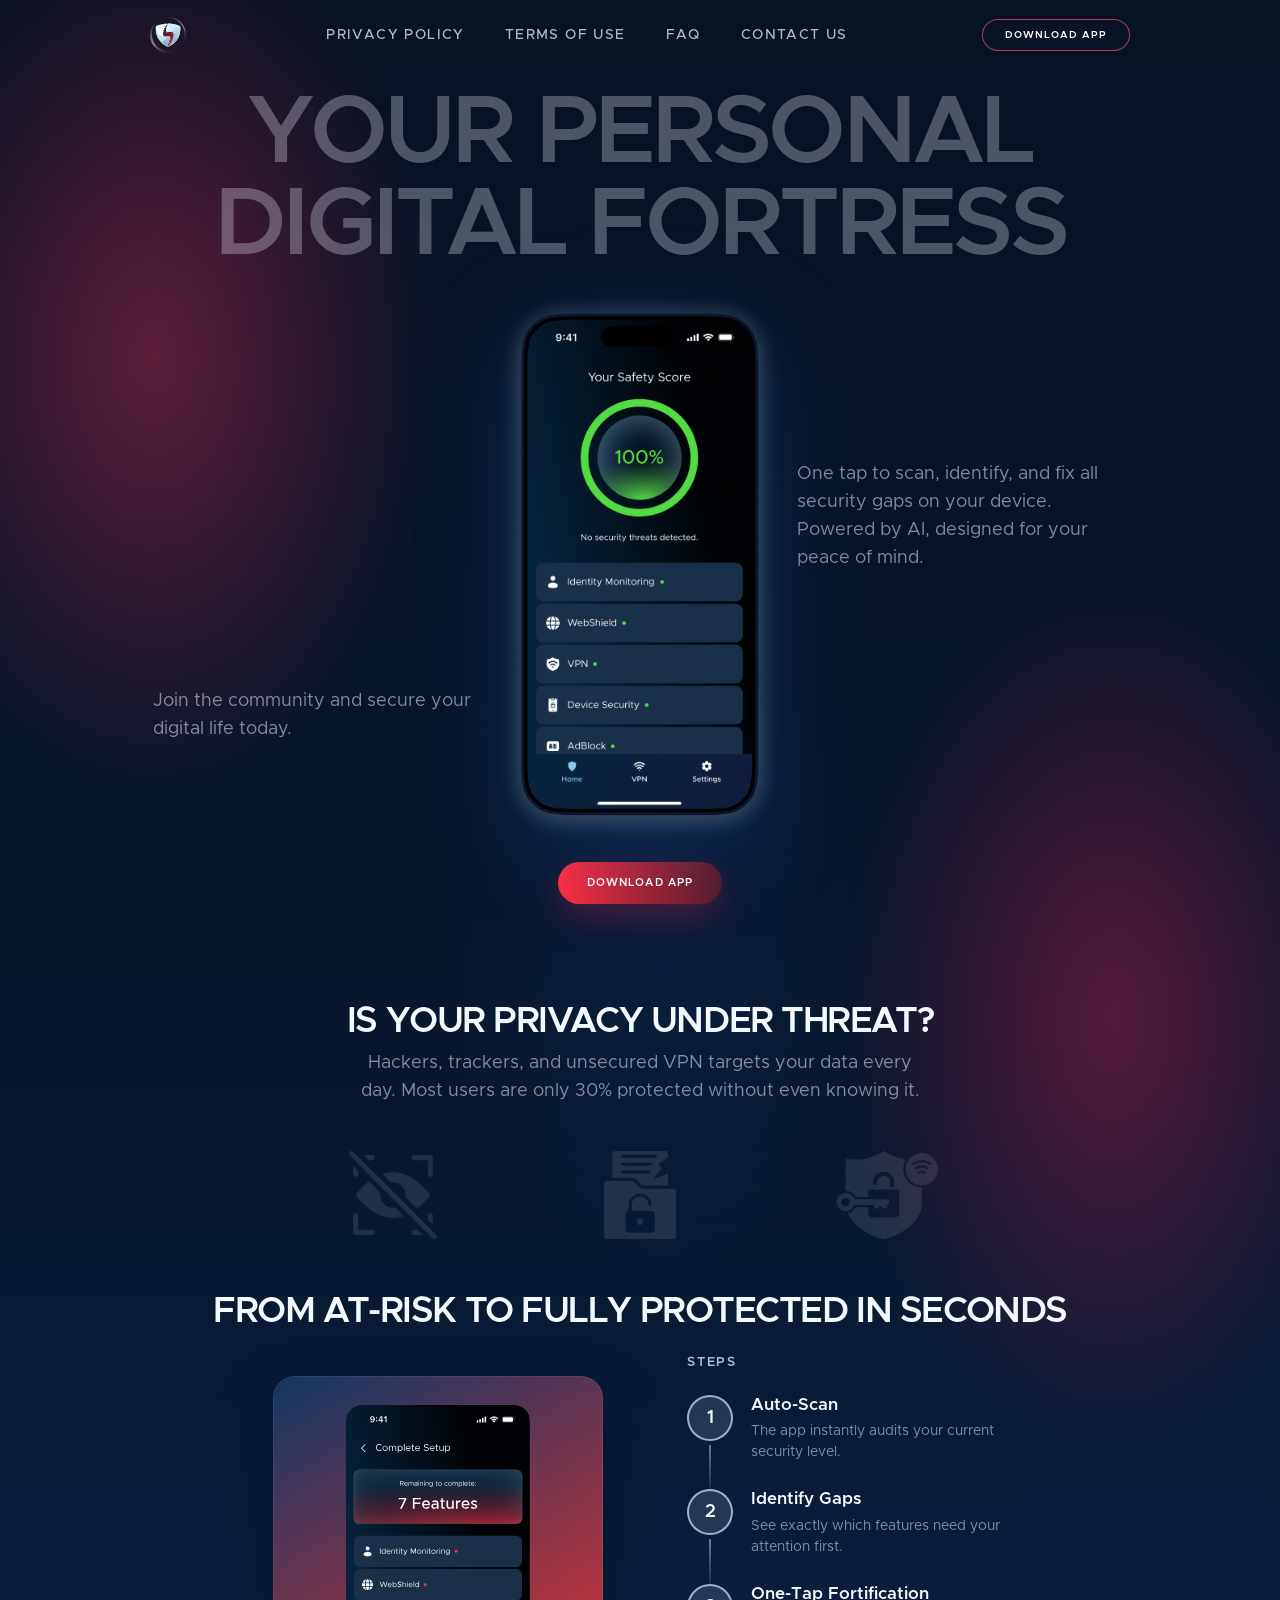
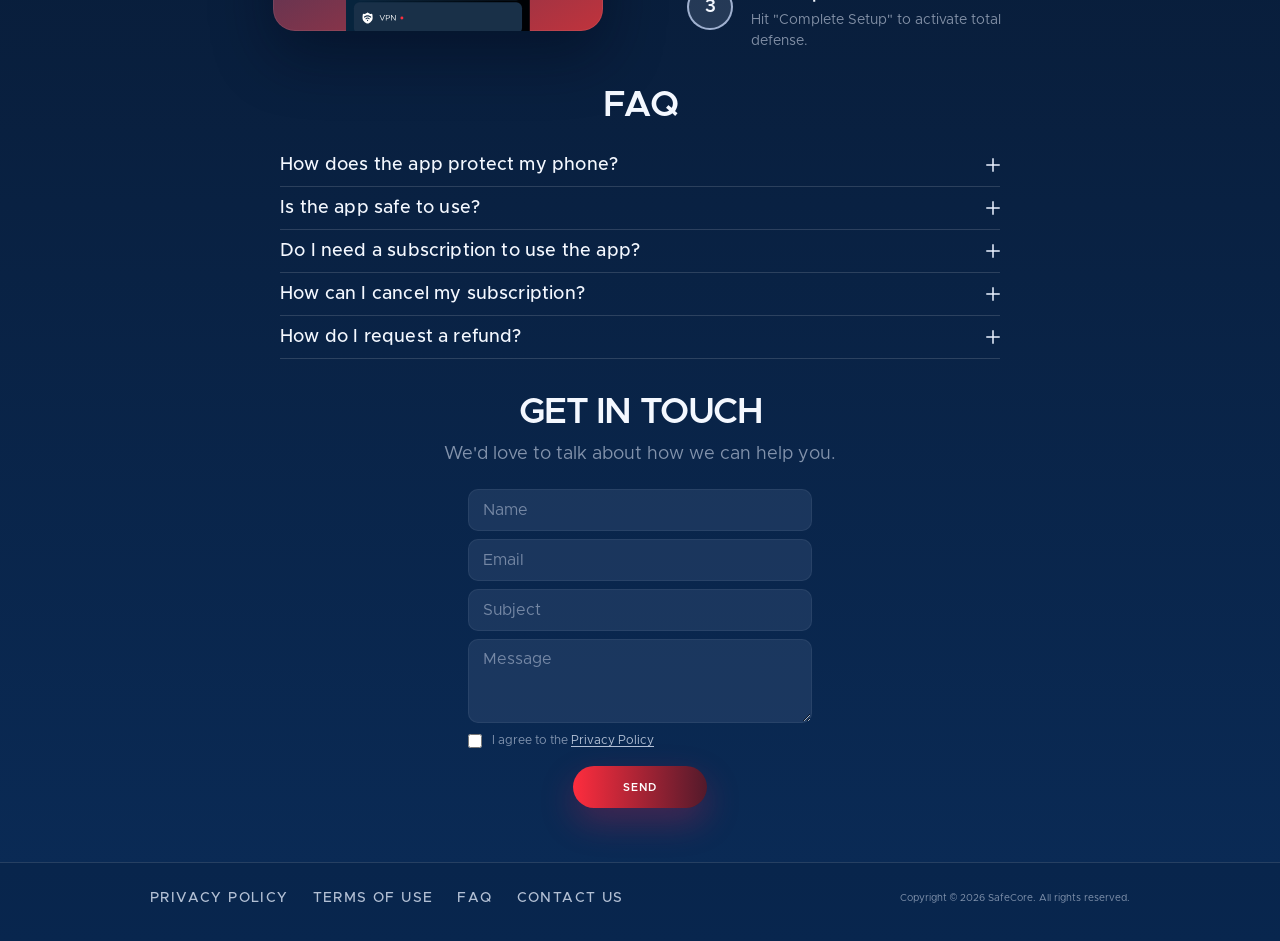
<file: index.html>
<!doctype html>
<html lang="en">
<head>
    <meta charset="UTF-8">
    <meta name="viewport" content="width=device-width, initial-scale=1.0">
    <link rel="stylesheet" href="./css/style.css">
    <link rel="icon" type="image/svg+xml" href="./assets/img/logo.svg">
    <title>SafeCore security app</title>
</head>
<body>
    <div class="page-shell">
        <header class="site-header">
            <div class="container header-row">
                <a class="brand" href="#top" aria-label="SafeCore home">
                    <img src="./assets/img/logo.svg" alt="SafeCore logo">
                </a>

                <nav class="nav desktop-nav" aria-label="Primary navigation">
                    <a href="safecore-privacy-center.html">Privacy Policy</a>
                    <a href="safecore-terms-conditions.html">Terms of Use</a>
                    <a href="#faq">FAQ</a>
                    <a href="#contact">Contact Us</a>
                </nav>

                <a class="btn btn-outline header-cta" href="#contact">Download App</a>

                <button class="menu-toggle" id="menuToggle" type="button" aria-label="Open navigation" aria-expanded="false" aria-controls="mobileMenu">
                    <span></span>
                    <span></span>
                </button>
            </div>
        </header>

        <div class="mobile-menu" id="mobileMenu">
            <div class="mobile-menu-inner">
                <div class="mobile-menu-head">
                    <a class="brand" href="#top" aria-label="SafeCore home">
                        <img src="./assets/img/logo.svg" alt="SafeCore logo">
                    </a>
                    <button class="mobile-close" id="mobileClose" type="button" aria-label="Close navigation"></button>
                </div>

                <nav class="mobile-nav" aria-label="Mobile navigation">
                    <a href="safecore-privacy-center.html">Privacy Policy</a>
                    <a href="safecore-terms-conditions.html">Terms of Use</a>
                    <a href="#faq">FAQ</a>
                    <a href="#contact">Contact Us</a>
                </nav>

                <div class="mobile-menu-actions">
                    <a class="btn btn-support" href="#contact">Support</a>
                    <a class="btn btn-primary mobile-cta" href="#contact">Download App</a>
                </div>

                <a class="mobile-menu-footer-link" href="safecore-privacy-center.html">Privacy Policy</a>
            </div>
        </div>

        <main id="top">
            <section class="hero-section">
                <div class="container hero-shell">
                    <div class="hero-heading-wrap">
                        <h1 class="hero-title">Your Personal<br>Digital Fortress</h1>
                    </div>

                    <div class="hero-stage">
                        <p class="hero-note hero-note-left">Join the community and secure your digital life today.</p>

                        <div class="hero-visual">
                            <div class="hero-phone-wrap">
                                <img class="hero-phone" src="./assets/img/hero-phone.png" alt="SafeCore app overview screen">
                            </div>
                        </div>

                        <p class="hero-note hero-note-right">One tap to scan, identify, and fix all security gaps on your device. Powered by AI, designed for your peace of mind.</p>
                    </div>

                    <div class="hero-actions">
                        <a class="btn btn-primary hero-cta" href="#contact">Download App</a>
                    </div>
                </div>
            </section>

            <section class="threats-section">
                <div class="container section-stack">
                    <div class="section-heading">
                        <h2>Is Your Privacy Under Threat?</h2>
                        <p>Hackers, trackers, and unsecured VPN targets your data every day. Most users are only 30% protected without even knowing it.</p>
                    </div>

                    <div class="threat-grid">
                        <article class="threat-card">
                            <img src="./assets/img/threat-tracking.svg" alt="Tracking protection icon">
                        </article>
                        <article class="threat-card">
                            <img src="./assets/img/threat-breach.svg" alt="Data breach protection icon">
                        </article>
                        <article class="threat-card">
                            <img src="./assets/img/threat-vpn.svg" alt="VPN protection icon">
                        </article>
                    </div>
                </div>
            </section>

            <section class="steps-section">
                <div class="container section-stack">
                    <div class="section-heading">
                        <h2>From At-Risk To Fully Protected In Seconds</h2>
                    </div>

                    <div class="steps-layout">
                        <div class="setup-card">
                            <img src="./assets/img/setup-screen.svg" alt="SafeCore complete setup screen">
                        </div>

                        <div class="steps-flow">
                            <p class="steps-eyebrow">Steps</p>

                            <div class="step-item">
                                <div class="step-index">1</div>
                                <div class="step-copy">
                                    <h3>Auto-Scan</h3>
                                    <p>The app instantly audits your current security level.</p>
                                </div>
                            </div>

                            <div class="step-item">
                                <div class="step-index">2</div>
                                <div class="step-copy">
                                    <h3>Identify Gaps</h3>
                                    <p>See exactly which features need your attention first.</p>
                                </div>
                            </div>

                            <div class="step-item">
                                <div class="step-index">3</div>
                                <div class="step-copy">
                                    <h3>One-Tap Fortification</h3>
                                    <p>Hit "Complete Setup" to activate total defense.</p>
                                </div>
                            </div>
                        </div>
                    </div>
                </div>
            </section>

            <section class="faq-section" id="faq">
                <div class="container faq-wrap">
                    <div class="section-heading">
                        <h2>FAQ</h2>
                    </div>

                    <div class="faq-list">
                        <article class="faq-item">
                            <button class="faq-question" type="button" aria-expanded="false">
                                <span>How does the app protect my phone?</span>
                                <span class="faq-icon"></span>
                            </button>
                            <div class="faq-answer">
                                <p>SafeCore protects your phone with real-time threat monitoring, detecting malware, suspicious activity, and unsafe networks. It scans apps and files, blocks harmful content, and alerts you to risks.

The app also improves device security by checking your OS version and passcode, and includes features like VPN, ad blocker, and WebShield for safe browsing. It protects your data with SMS filtering, email leak detection, and privacy safeguards, while also monitoring battery health.</p>
                            </div>
                        </article>

                        <article class="faq-item">
                            <button class="faq-question" type="button" aria-expanded="false">
                                <span>Is the app safe to use?</span>
                                <span class="faq-icon"></span>
                            </button>
                            <div class="faq-answer">
                                <p>Yes, SafeCore Security App is safe to use. It is designed with strong privacy and security standards to protect your device and personal data. The app does not access sensitive information without your permission and uses secure technologies to ensure your data remains protected at all times.</p>
                            </div>
                        </article>

                        <article class="faq-item">
                            <button class="faq-question" type="button" aria-expanded="false">
                                <span>Do I need a subscription to use the app?</span>
                                <span class="faq-icon"></span>
                            </button>
                            <div class="faq-answer">
                                <p>SafeCore offers both free and premium features. You can use basic protection tools without a subscription, but some advanced features may require a paid plan or subscription to unlock full functionality.</p>
                            </div>
                        </article>

                        <article class="faq-item">
                            <button class="faq-question" type="button" aria-expanded="false">
                                <span>How can I cancel my subscription?</span>
                                <span class="faq-icon"></span>
                            </button>
                            <div class="faq-answer">
                                <p>You can cancel your subscription at any time through the platform where you purchased it (such as the App Store  or your payment provider). After cancellation, you’ll continue to have access to premium features until the end of the billing period, and no further charges will be made.</p>
                            </div>
                        </article>

                        <article class="faq-item">
                            <button class="faq-question" type="button" aria-expanded="false">
                                <span>How do I request a refund?</span>
                                <span class="faq-icon"></span>
                            </button>
                            <div class="faq-answer">
                                <p>To request a refund, you should contact the platform where you made the purchase (such as the App Store) or the SafeCore support team, depending on how you subscribed. Most refunds are handled directly through the store’s refund system or by the app developer.

Keep in mind that refund eligibility and processing times may vary based on the platform, your location, and how long the app has been used.</p>
                            </div>
                        </article>
                    </div>
                </div>
            </section>

            <section class="contact-section" id="contact">
                <div class="container contact-wrap">
                    <div class="section-heading">
                        <h2>Get In Touch</h2>
                        <p>We'd love to talk about how we can help you.</p>
                    </div>

                    <form class="contact-form" action="https://api.web3forms.com/submit" method="POST">
                        <input type="hidden" name="access_key" value="1812d54a-b284-4501-a452-387f9a194796">
                        <input class="field" type="text" name="name" placeholder="Name" required>
                        <input class="field" type="email" name="email" placeholder="Email" required>
                        <input class="field" type="text" name="subject" placeholder="Subject" required>
                        <textarea class="field field-message" name="message" placeholder="Message" required></textarea>

                        <label class="consent">
                            <input type="checkbox" name="privacy_consent" required>
                            <span>I agree to the <a href="safecore-privacy-center.html">Privacy Policy</a></span>
                        </label>

                        <button class="btn btn-primary contact-submit" type="submit">Send</button>
                    </form>
                </div>
            </section>
        </main>

        <footer class="site-footer">
            <div class="container footer-row">
                <nav class="footer-nav" aria-label="Footer navigation">
                    <a href="safecore-privacy-center.html">Privacy Policy</a>
                    <a href="safecore-terms-conditions.html">Terms of Use</a>
                    <a href="#faq">FAQ</a>
                    <a href="#contact">Contact us</a>
                </nav>

                <div class="footer-copy">
                    Copyright © <script>document.write(new Date().getFullYear());</script> SafeCore. All rights reserved.
                </div>
            </div>
        </footer>
    </div>

    <div class="modal" id="successModal" aria-hidden="true">
        <div class="modal-content">
            <h3>Message sent!</h3>
            <p>Your message has been successfully sent.</p>
            <button id="modalOk" class="btn btn-primary" type="button">OK</button>
        </div>
    </div>

    <script src="https://web3forms.com/client/script.js" async defer></script>
    <script src="./js/main.js"></script>
</body>
</html>
</file>
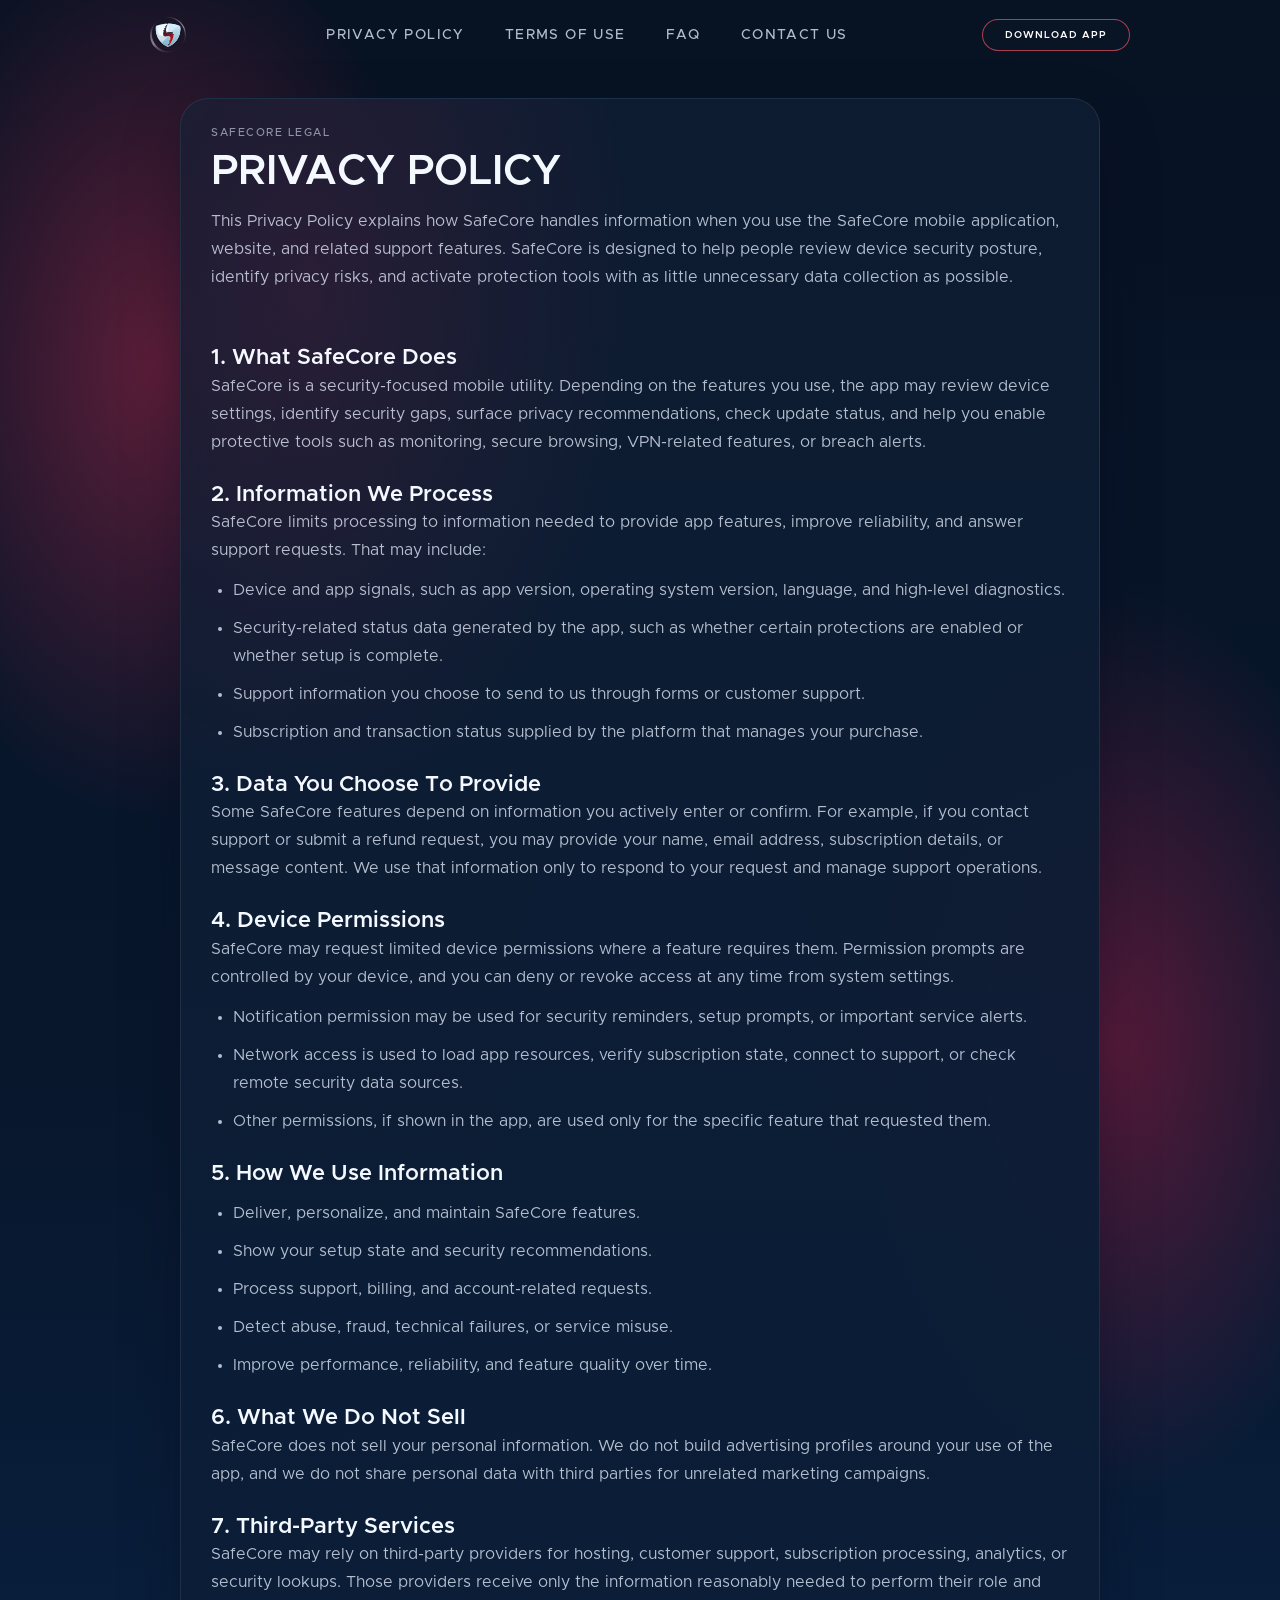
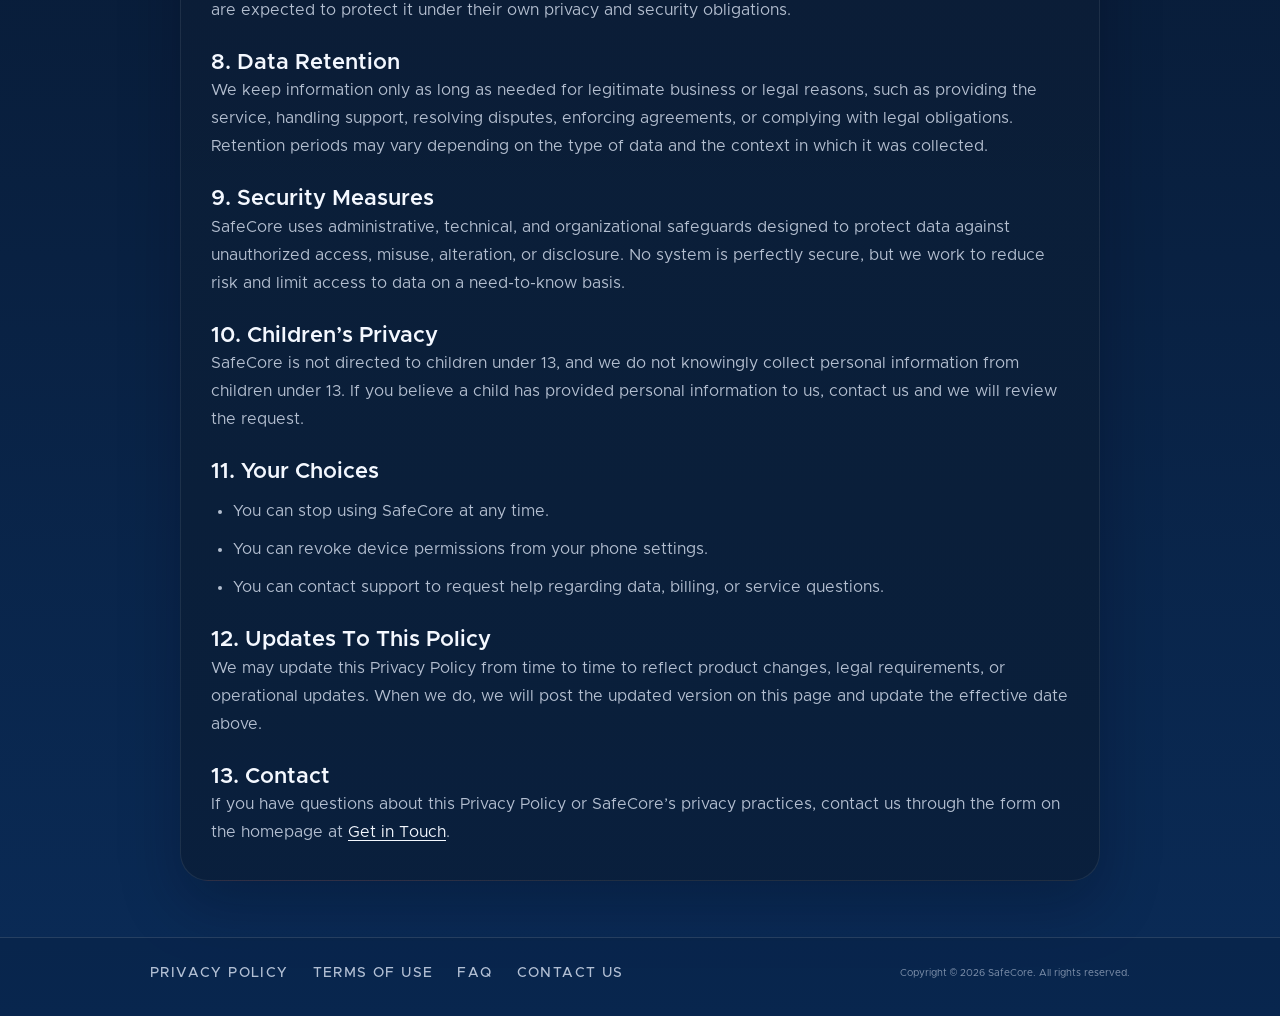
<file: safecore-privacy-center.html>
<!doctype html>
<html lang="en">
<head>
    <meta charset="UTF-8">
    <meta name="viewport" content="width=device-width, initial-scale=1.0">
    <link rel="stylesheet" href="./css/style.css">
    <link rel="stylesheet" href="./css/tos-pp.css">
    <link rel="icon" type="image/svg+xml" href="./assets/img/logo.svg">
    <title>SafeCore Privacy Policy</title>
</head>
<body>
    <div class="page-shell legal-page">
        <header class="site-header">
            <div class="container header-row">
                <a class="brand" href="index.html" aria-label="SafeCore home">
                    <img src="./assets/img/logo.svg" alt="SafeCore logo">
                </a>

                <nav class="nav desktop-nav" aria-label="Primary navigation">
                    <a href="safecore-privacy-center.html">Privacy Policy</a>
                    <a href="safecore-terms-conditions.html">Terms of Use</a>
                    <a href="index.html#faq">FAQ</a>
                    <a href="index.html#contact">Contact Us</a>
                </nav>

                <a class="btn btn-outline header-cta" href="index.html#contact">Download App</a>

                <button class="menu-toggle" id="menuToggle" type="button" aria-label="Open navigation" aria-expanded="false" aria-controls="mobileMenu">
                    <span></span>
                    <span></span>
                </button>
            </div>
        </header>

        <div class="mobile-menu" id="mobileMenu">
            <div class="mobile-menu-inner">
                <div class="mobile-menu-head">
                    <a class="brand" href="index.html" aria-label="SafeCore home">
                        <img src="./assets/img/logo.svg" alt="SafeCore logo">
                    </a>
                    <button class="mobile-close" id="mobileClose" type="button" aria-label="Close navigation"></button>
                </div>

                <nav class="mobile-nav" aria-label="Mobile navigation">
                    <a href="safecore-privacy-center.html">Privacy Policy</a>
                    <a href="safecore-terms-conditions.html">Terms of Use</a>
                    <a href="index.html#faq">FAQ</a>
                    <a href="index.html#contact">Contact Us</a>
                </nav>

                <div class="mobile-menu-actions">
                    <a class="btn btn-support" href="index.html#contact">Support</a>
                    <a class="btn btn-primary mobile-cta" href="index.html#contact">Download App</a>
                </div>

                <a class="mobile-menu-footer-link" href="safecore-privacy-center.html">Privacy Policy</a>
            </div>
        </div>

        <main class="legal-main">
            <section class="legal-shell">
                <div class="legal-header">
                    <p class="legal-eyebrow">SafeCore Legal</p>
                    <h1 class="section_title_terms_privacy">Privacy Policy</h1>
                    <p class="section_text_terms_privacy legal-intro">
                        This Privacy Policy explains how SafeCore handles information when you use the SafeCore mobile application, website, and related support features.
                        SafeCore is designed to help people review device security posture, identify privacy risks, and activate protection tools with as little unnecessary data collection as possible.
                    </p>
                   
                </div>

                <div class="legal-content">
                    <h2 class="section_subtitle_terms_privacy">1. What SafeCore Does</h2>
                    <p class="section_text_terms_privacy">
                        SafeCore is a security-focused mobile utility. Depending on the features you use, the app may review device settings, identify security gaps, surface privacy recommendations, check update status, and help you enable protective tools such as monitoring, secure browsing, VPN-related features, or breach alerts.
                    </p>

                    <h2 class="section_subtitle_terms_privacy">2. Information We Process</h2>
                    <p class="section_text_terms_privacy">
                        SafeCore limits processing to information needed to provide app features, improve reliability, and answer support requests. That may include:
                    </p>
                    <ul class="legal-list">
                        <li class="section_text_terms_privacy">Device and app signals, such as app version, operating system version, language, and high-level diagnostics.</li>
                        <li class="section_text_terms_privacy">Security-related status data generated by the app, such as whether certain protections are enabled or whether setup is complete.</li>
                        <li class="section_text_terms_privacy">Support information you choose to send to us through forms or customer support.</li>
                        <li class="section_text_terms_privacy">Subscription and transaction status supplied by the platform that manages your purchase.</li>
                    </ul>

                    <h2 class="section_subtitle_terms_privacy">3. Data You Choose To Provide</h2>
                    <p class="section_text_terms_privacy">
                        Some SafeCore features depend on information you actively enter or confirm. For example, if you contact support or submit a refund request, you may provide your name, email address, subscription details, or message content. We use that information only to respond to your request and manage support operations.
                    </p>

                    <h2 class="section_subtitle_terms_privacy">4. Device Permissions</h2>
                    <p class="section_text_terms_privacy">
                        SafeCore may request limited device permissions where a feature requires them. Permission prompts are controlled by your device, and you can deny or revoke access at any time from system settings.
                    </p>
                    <ul class="legal-list">
                        <li class="section_text_terms_privacy">Notification permission may be used for security reminders, setup prompts, or important service alerts.</li>
                        <li class="section_text_terms_privacy">Network access is used to load app resources, verify subscription state, connect to support, or check remote security data sources.</li>
                        <li class="section_text_terms_privacy">Other permissions, if shown in the app, are used only for the specific feature that requested them.</li>
                    </ul>

                    <h2 class="section_subtitle_terms_privacy">5. How We Use Information</h2>
                    <ul class="legal-list">
                        <li class="section_text_terms_privacy">Deliver, personalize, and maintain SafeCore features.</li>
                        <li class="section_text_terms_privacy">Show your setup state and security recommendations.</li>
                        <li class="section_text_terms_privacy">Process support, billing, and account-related requests.</li>
                        <li class="section_text_terms_privacy">Detect abuse, fraud, technical failures, or service misuse.</li>
                        <li class="section_text_terms_privacy">Improve performance, reliability, and feature quality over time.</li>
                    </ul>

                    <h2 class="section_subtitle_terms_privacy">6. What We Do Not Sell</h2>
                    <p class="section_text_terms_privacy">
                        SafeCore does not sell your personal information. We do not build advertising profiles around your use of the app, and we do not share personal data with third parties for unrelated marketing campaigns.
                    </p>

                    <h2 class="section_subtitle_terms_privacy">7. Third-Party Services</h2>
                    <p class="section_text_terms_privacy">
                        SafeCore may rely on third-party providers for hosting, customer support, subscription processing, analytics, or security lookups. Those providers receive only the information reasonably needed to perform their role and are expected to protect it under their own privacy and security obligations.
                    </p>

                    <h2 class="section_subtitle_terms_privacy">8. Data Retention</h2>
                    <p class="section_text_terms_privacy">
                        We keep information only as long as needed for legitimate business or legal reasons, such as providing the service, handling support, resolving disputes, enforcing agreements, or complying with legal obligations. Retention periods may vary depending on the type of data and the context in which it was collected.
                    </p>

                    <h2 class="section_subtitle_terms_privacy">9. Security Measures</h2>
                    <p class="section_text_terms_privacy">
                        SafeCore uses administrative, technical, and organizational safeguards designed to protect data against unauthorized access, misuse, alteration, or disclosure. No system is perfectly secure, but we work to reduce risk and limit access to data on a need-to-know basis.
                    </p>

                    <h2 class="section_subtitle_terms_privacy">10. Children’s Privacy</h2>
                    <p class="section_text_terms_privacy">
                        SafeCore is not directed to children under 13, and we do not knowingly collect personal information from children under 13. If you believe a child has provided personal information to us, contact us and we will review the request.
                    </p>

                    <h2 class="section_subtitle_terms_privacy">11. Your Choices</h2>
                    <ul class="legal-list">
                        <li class="section_text_terms_privacy">You can stop using SafeCore at any time.</li>
                        <li class="section_text_terms_privacy">You can revoke device permissions from your phone settings.</li>
                        <li class="section_text_terms_privacy">You can contact support to request help regarding data, billing, or service questions.</li>
                    </ul>

                    <h2 class="section_subtitle_terms_privacy">12. Updates To This Policy</h2>
                    <p class="section_text_terms_privacy">
                        We may update this Privacy Policy from time to time to reflect product changes, legal requirements, or operational updates. When we do, we will post the updated version on this page and update the effective date above.
                    </p>

                    <h2 class="section_subtitle_terms_privacy">13. Contact</h2>
                    <p class="section_text_terms_privacy">
                        If you have questions about this Privacy Policy or SafeCore’s privacy practices, contact us through the form on the homepage at <a class="legal-link" href="index.html#contact">Get in Touch</a>.
                    </p>
                </div>
            </section>
        </main>

        <footer class="site-footer">
            <div class="container footer-row">
                <nav class="footer-nav" aria-label="Footer navigation">
                    <a href="safecore-privacy-center.html">Privacy Policy</a>
                    <a href="safecore-terms-conditions.html">Terms of Use</a>
                    <a href="index.html#faq">FAQ</a>
                    <a href="index.html#contact">Contact us</a>
                </nav>

                <div class="footer-copy">
                    Copyright © <script>document.write(new Date().getFullYear());</script> SafeCore. All rights reserved.
                </div>
            </div>
        </footer>
    </div>

    <script src="./js/main.js"></script>
</body>
</html>
</file>
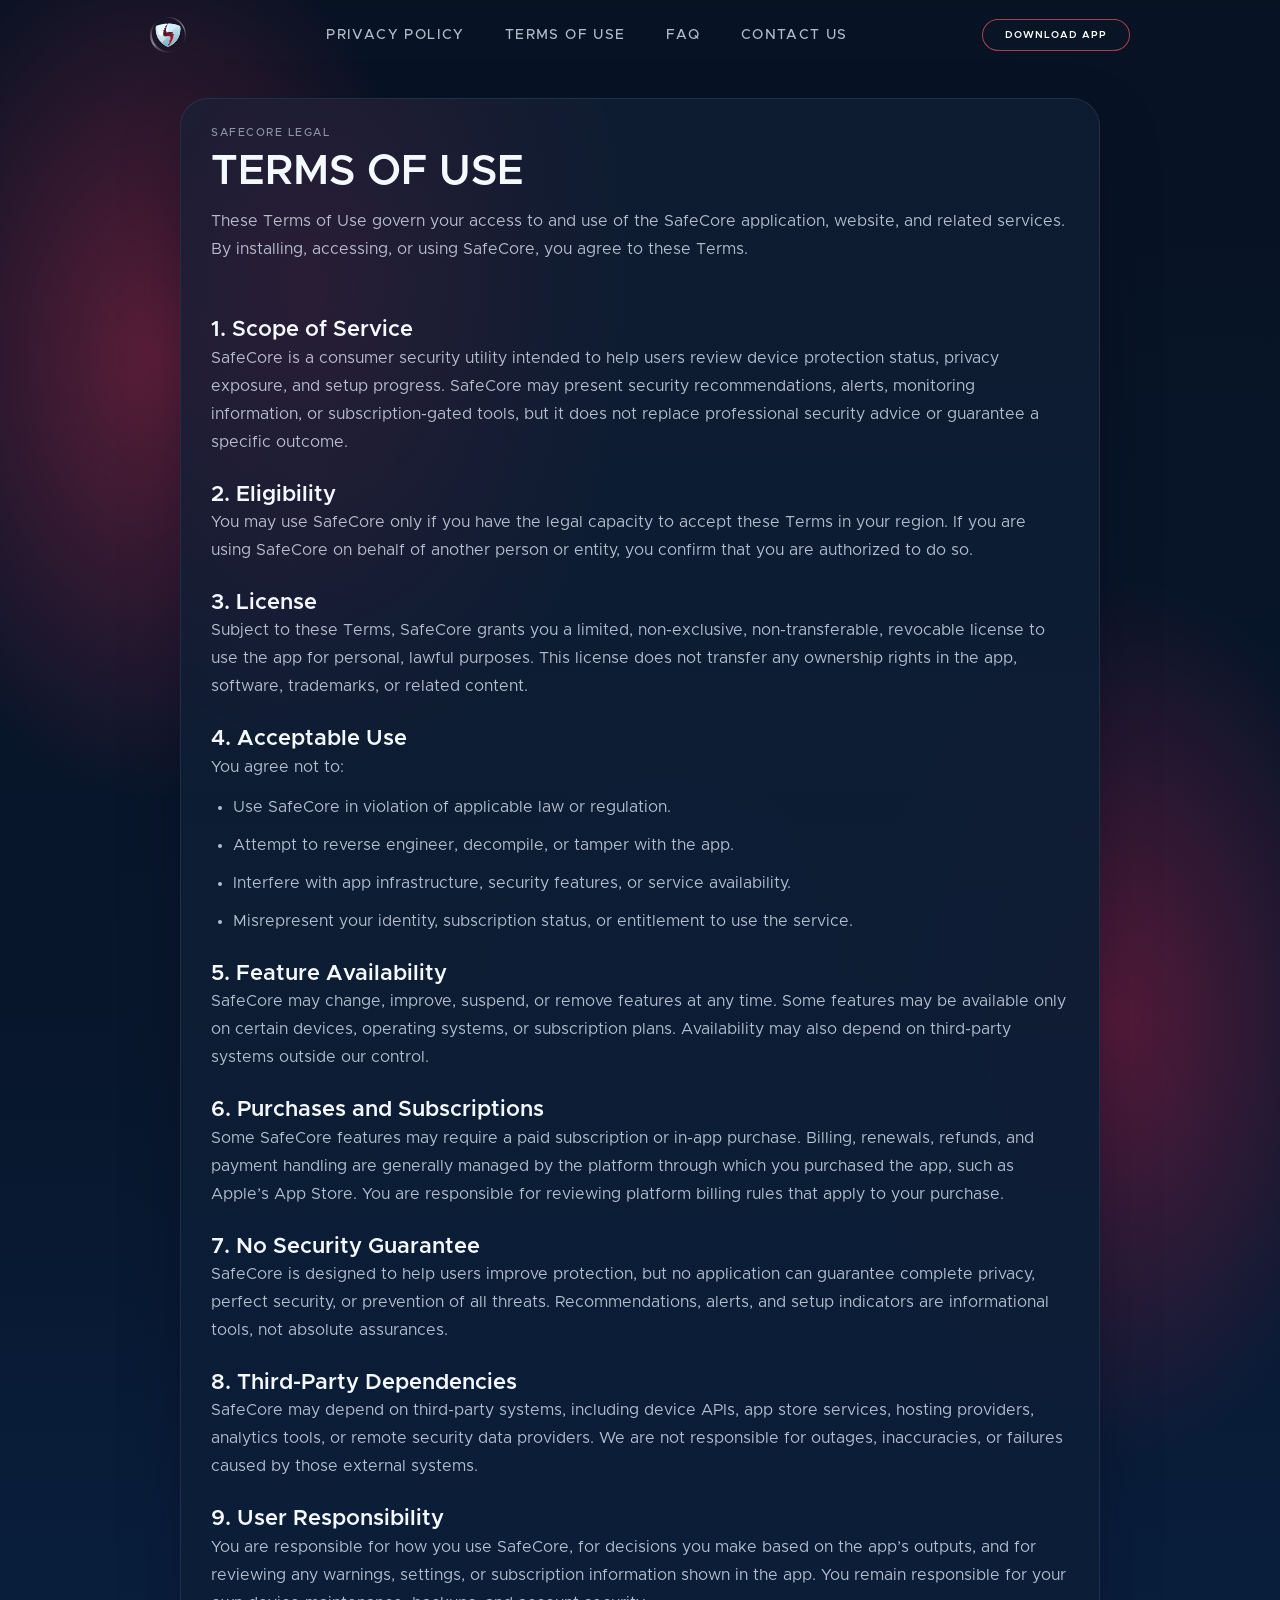
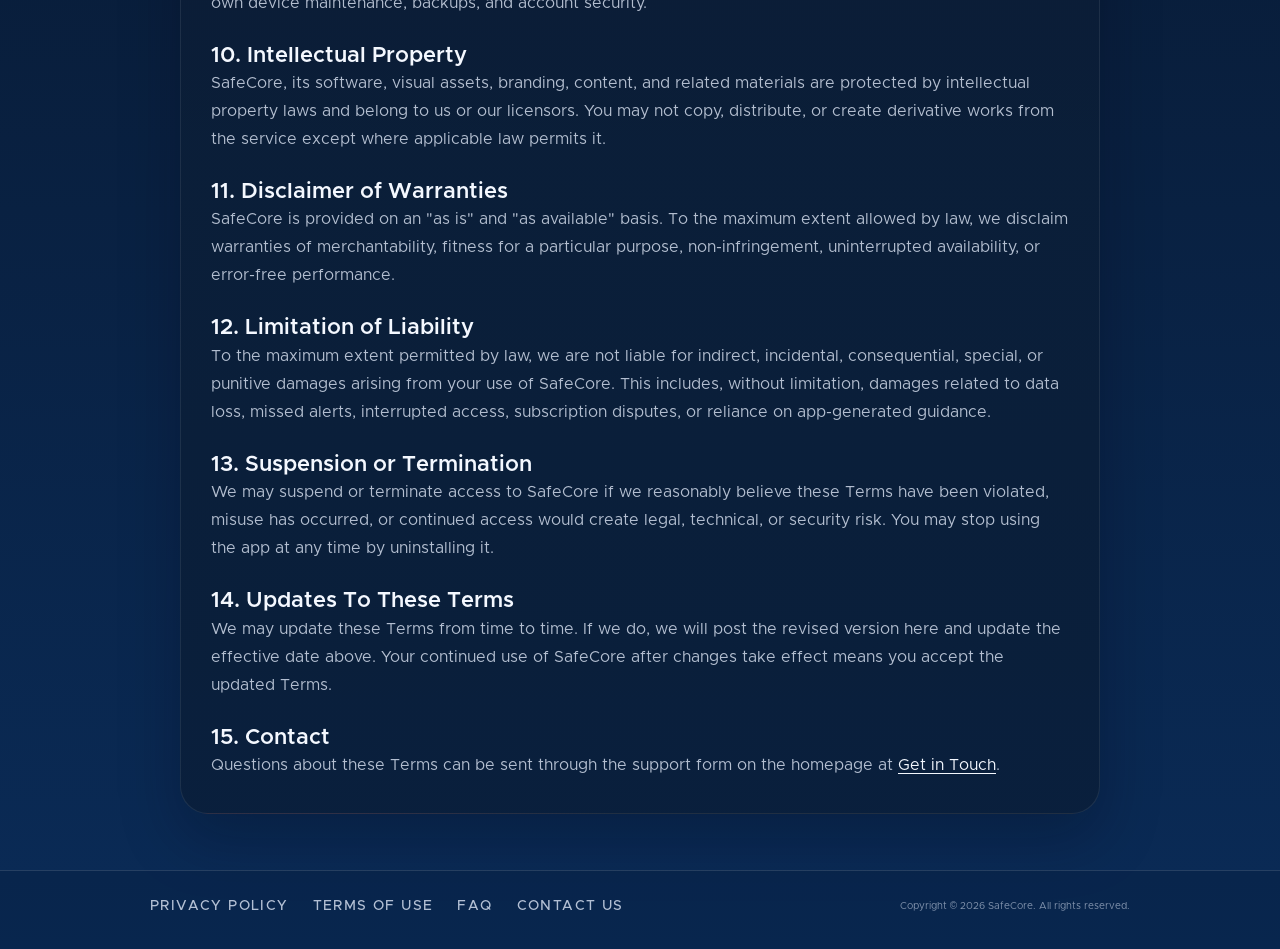
<file: safecore-terms-conditions.html>
<!doctype html>
<html lang="en">
<head>
    <meta charset="UTF-8">
    <meta name="viewport" content="width=device-width, initial-scale=1.0">
    <link rel="stylesheet" href="./css/style.css">
    <link rel="stylesheet" href="./css/tos-pp.css">
    <link rel="icon" type="image/svg+xml" href="./assets/img/logo.svg">
    <title>SafeCore Terms of Use</title>
</head>
<body>
    <div class="page-shell legal-page">
        <header class="site-header">
            <div class="container header-row">
                <a class="brand" href="index.html" aria-label="SafeCore home">
                    <img src="./assets/img/logo.svg" alt="SafeCore logo">
                </a>

                <nav class="nav desktop-nav" aria-label="Primary navigation">
                    <a href="safecore-privacy-center.html">Privacy Policy</a>
                    <a href="safecore-terms-conditions.html">Terms of Use</a>
                    <a href="index.html#faq">FAQ</a>
                    <a href="index.html#contact">Contact Us</a>
                </nav>

                <a class="btn btn-outline header-cta" href="index.html#contact">Download App</a>

                <button class="menu-toggle" id="menuToggle" type="button" aria-label="Open navigation" aria-expanded="false" aria-controls="mobileMenu">
                    <span></span>
                    <span></span>
                </button>
            </div>
        </header>

        <div class="mobile-menu" id="mobileMenu">
            <div class="mobile-menu-inner">
                <div class="mobile-menu-head">
                    <a class="brand" href="index.html" aria-label="SafeCore home">
                        <img src="./assets/img/logo.svg" alt="SafeCore logo">
                    </a>
                    <button class="mobile-close" id="mobileClose" type="button" aria-label="Close navigation"></button>
                </div>

                <nav class="mobile-nav" aria-label="Mobile navigation">
                    <a href="safecore-privacy-center.html">Privacy Policy</a>
                    <a href="safecore-terms-conditions.html">Terms of Use</a>
                    <a href="index.html#faq">FAQ</a>
                    <a href="index.html#contact">Contact Us</a>
                </nav>

                <div class="mobile-menu-actions">
                    <a class="btn btn-support" href="index.html#contact">Support</a>
                    <a class="btn btn-primary mobile-cta" href="index.html#contact">Download App</a>
                </div>

                <a class="mobile-menu-footer-link" href="safecore-privacy-center.html">Privacy Policy</a>
            </div>
        </div>

        <main class="legal-main">
            <section class="legal-shell">
                <div class="legal-header">
                    <p class="legal-eyebrow">SafeCore Legal</p>
                    <h1 class="section_title_terms_privacy">Terms of Use</h1>
                    <p class="section_text_terms_privacy legal-intro">
                        These Terms of Use govern your access to and use of the SafeCore application, website, and related services. By installing, accessing, or using SafeCore, you agree to these Terms.
                    </p>
                    
                </div>

                <div class="legal-content">
                    <h2 class="section_subtitle_terms_privacy">1. Scope of Service</h2>
                    <p class="section_text_terms_privacy">
                        SafeCore is a consumer security utility intended to help users review device protection status, privacy exposure, and setup progress. SafeCore may present security recommendations, alerts, monitoring information, or subscription-gated tools, but it does not replace professional security advice or guarantee a specific outcome.
                    </p>

                    <h2 class="section_subtitle_terms_privacy">2. Eligibility</h2>
                    <p class="section_text_terms_privacy">
                        You may use SafeCore only if you have the legal capacity to accept these Terms in your region. If you are using SafeCore on behalf of another person or entity, you confirm that you are authorized to do so.
                    </p>

                    <h2 class="section_subtitle_terms_privacy">3. License</h2>
                    <p class="section_text_terms_privacy">
                        Subject to these Terms, SafeCore grants you a limited, non-exclusive, non-transferable, revocable license to use the app for personal, lawful purposes. This license does not transfer any ownership rights in the app, software, trademarks, or related content.
                    </p>

                    <h2 class="section_subtitle_terms_privacy">4. Acceptable Use</h2>
                    <p class="section_text_terms_privacy">You agree not to:</p>
                    <ul class="legal-list">
                        <li class="section_text_terms_privacy">Use SafeCore in violation of applicable law or regulation.</li>
                        <li class="section_text_terms_privacy">Attempt to reverse engineer, decompile, or tamper with the app.</li>
                        <li class="section_text_terms_privacy">Interfere with app infrastructure, security features, or service availability.</li>
                        <li class="section_text_terms_privacy">Misrepresent your identity, subscription status, or entitlement to use the service.</li>
                    </ul>

                    <h2 class="section_subtitle_terms_privacy">5. Feature Availability</h2>
                    <p class="section_text_terms_privacy">
                        SafeCore may change, improve, suspend, or remove features at any time. Some features may be available only on certain devices, operating systems, or subscription plans. Availability may also depend on third-party systems outside our control.
                    </p>

                    <h2 class="section_subtitle_terms_privacy">6. Purchases and Subscriptions</h2>
                    <p class="section_text_terms_privacy">
                        Some SafeCore features may require a paid subscription or in-app purchase. Billing, renewals, refunds, and payment handling are generally managed by the platform through which you purchased the app, such as Apple’s App Store. You are responsible for reviewing platform billing rules that apply to your purchase.
                    </p>

                    <h2 class="section_subtitle_terms_privacy">7. No Security Guarantee</h2>
                    <p class="section_text_terms_privacy">
                        SafeCore is designed to help users improve protection, but no application can guarantee complete privacy, perfect security, or prevention of all threats. Recommendations, alerts, and setup indicators are informational tools, not absolute assurances.
                    </p>

                    <h2 class="section_subtitle_terms_privacy">8. Third-Party Dependencies</h2>
                    <p class="section_text_terms_privacy">
                        SafeCore may depend on third-party systems, including device APIs, app store services, hosting providers, analytics tools, or remote security data providers. We are not responsible for outages, inaccuracies, or failures caused by those external systems.
                    </p>

                    <h2 class="section_subtitle_terms_privacy">9. User Responsibility</h2>
                    <p class="section_text_terms_privacy">
                        You are responsible for how you use SafeCore, for decisions you make based on the app’s outputs, and for reviewing any warnings, settings, or subscription information shown in the app. You remain responsible for your own device maintenance, backups, and account security.
                    </p>

                    <h2 class="section_subtitle_terms_privacy">10. Intellectual Property</h2>
                    <p class="section_text_terms_privacy">
                        SafeCore, its software, visual assets, branding, content, and related materials are protected by intellectual property laws and belong to us or our licensors. You may not copy, distribute, or create derivative works from the service except where applicable law permits it.
                    </p>

                    <h2 class="section_subtitle_terms_privacy">11. Disclaimer of Warranties</h2>
                    <p class="section_text_terms_privacy">
                        SafeCore is provided on an "as is" and "as available" basis. To the maximum extent allowed by law, we disclaim warranties of merchantability, fitness for a particular purpose, non-infringement, uninterrupted availability, or error-free performance.
                    </p>

                    <h2 class="section_subtitle_terms_privacy">12. Limitation of Liability</h2>
                    <p class="section_text_terms_privacy">
                        To the maximum extent permitted by law, we are not liable for indirect, incidental, consequential, special, or punitive damages arising from your use of SafeCore. This includes, without limitation, damages related to data loss, missed alerts, interrupted access, subscription disputes, or reliance on app-generated guidance.
                    </p>

                    <h2 class="section_subtitle_terms_privacy">13. Suspension or Termination</h2>
                    <p class="section_text_terms_privacy">
                        We may suspend or terminate access to SafeCore if we reasonably believe these Terms have been violated, misuse has occurred, or continued access would create legal, technical, or security risk. You may stop using the app at any time by uninstalling it.
                    </p>

                    <h2 class="section_subtitle_terms_privacy">14. Updates To These Terms</h2>
                    <p class="section_text_terms_privacy">
                        We may update these Terms from time to time. If we do, we will post the revised version here and update the effective date above. Your continued use of SafeCore after changes take effect means you accept the updated Terms.
                    </p>

                    <h2 class="section_subtitle_terms_privacy">15. Contact</h2>
                    <p class="section_text_terms_privacy">
                        Questions about these Terms can be sent through the support form on the homepage at <a class="legal-link" href="index.html#contact">Get in Touch</a>.
                    </p>
                </div>
            </section>
        </main>

        <footer class="site-footer">
            <div class="container footer-row">
                <nav class="footer-nav" aria-label="Footer navigation">
                    <a href="safecore-privacy-center.html">Privacy Policy</a>
                    <a href="safecore-terms-conditions.html">Terms of Use</a>
                    <a href="index.html#faq">FAQ</a>
                    <a href="index.html#contact">Contact us</a>
                </nav>

                <div class="footer-copy">
                    Copyright © <script>document.write(new Date().getFullYear());</script> SafeCore. All rights reserved.
                </div>
            </div>
        </footer>
    </div>

    <script src="./js/main.js"></script>
</body>
</html>
</file>
<file: css/style.css>
@import "../assets/font/stylesheet.css";

:root {
    --bg-top: #071223;
    --bg-bottom: #0a2b57;
    --surface: rgba(28, 51, 84, 0.68);
    --surface-strong: rgba(21, 40, 68, 0.94);
    --surface-soft: rgba(26, 51, 86, 0.52);
    --border: rgba(255, 255, 255, 0.1);
    --text-main: #f4f8ff;
    --text-soft: rgba(232, 240, 255, 0.76);
    --text-muted: rgba(232, 240, 255, 0.54);
    --accent-start: #ff5a62;
    --accent-end: #c71f4d;
    --shadow-soft: 0 24px 60px rgba(1, 9, 24, 0.45);
    --shadow-phone: 0 20px 48px rgba(39, 112, 222, 0.25);
    --radius-pill: 999px;
    --radius-card: 28px;
    --radius-field: 10px;
    --content-width: 980px;
}

*,
*::before,
*::after {
    box-sizing: border-box;
}

html {
    scroll-behavior: smooth;
}

body {
    margin: 0;
    min-width: 320px;
    font-family: "Metropolis", sans-serif;
    font-weight: 400;
    color: var(--text-main);
    background:
        radial-gradient(ellipse 36% 28% at 12% 14%, rgba(157, 37, 71, 0.56), transparent 62%),
        radial-gradient(ellipse 26% 18% at 52% 38%, rgba(21, 82, 164, 0.12), transparent 68%),
        radial-gradient(ellipse 34% 28% at 87% 40%, rgba(199, 31, 77, 0.4), transparent 62%),
        linear-gradient(180deg, var(--bg-top) 0%, #08172d 42%, var(--bg-bottom) 100%);
}

body.menu-open {
    overflow: hidden;
}

a {
    color: inherit;
    text-decoration: none;
}

button,
input,
textarea {
    font: inherit;
}

button {
    color: inherit;
}

img {
    display: block;
    max-width: 100%;
}

.page-shell {
    overflow: clip;
}

.container {
    width: min(calc(100% - 48px), var(--content-width));
    margin: 0 auto;
}

.site-header {
    position: relative;
    z-index: 20;
    background: transparent;
}

.header-row {
    display: grid;
    grid-template-columns: auto 1fr auto;
    align-items: center;
    gap: 32px;
    min-height: 70px;
}

.brand {
    flex-shrink: 0;
}

.brand img {
    width: 36px;
    height: 36px;
}

.brand span {
    display: none;
}

.nav {
    display: flex;
    align-items: center;
    justify-self: center;
    gap: 40px;
    margin-left: 6px;
}

.nav a,
.footer-nav a,
.mobile-nav a {
    font-size: 14px;
    font-weight: 500;
    letter-spacing: 0.1em;
    text-transform: uppercase;
    color: var(--text-soft);
    transition: color 0.2s ease;
}

.nav a:hover,
.footer-nav a:hover,
.mobile-nav a:hover,
.consent a:hover {
    color: var(--text-main);
}

.btn {
    display: inline-flex;
    align-items: center;
    justify-content: center;
    min-height: 42px;
    padding: 0 24px;
    border: 0;
    border-radius: var(--radius-pill);
    font-size: 11px;
    font-weight: 600;
    letter-spacing: 0.1em;
    text-transform: uppercase;
    cursor: pointer;
    transition: transform 0.2s ease, box-shadow 0.2s ease, filter 0.2s ease;
}

.btn:hover {
    transform: translateY(-1px);
    filter: brightness(1.04);
}

.btn-primary {
    color: #fff;
    background: linear-gradient(90deg, rgba(254, 45, 62, 1), rgba(83, 26, 43, 1));
    box-shadow: 0 14px 34px rgba(199, 31, 77, 0.32);
}

.btn-outline {
    color: #fff;
    background: rgba(13, 22, 40, 0.5);
    border: 1px solid rgba(237, 84, 101, 0.7);
    box-shadow: none;
}

.btn-support {
    color: #fff;
    background: rgba(28, 36, 70, 0.34);
    border: 1px solid rgba(237, 84, 101, 0.65);
    box-shadow: none;
}

.header-cta {
    min-width: 146px;
    min-height: 32px;
    padding: 0 22px;
    font-size: 10px;
    justify-self: end;
}

.menu-toggle,
.mobile-close {
    display: none;
    border: 0;
    background: transparent;
    cursor: pointer;
}

.menu-toggle {
    position: relative;
    width: 32px;
    height: 32px;
    padding: 0;
}

.menu-toggle span {
    position: absolute;
    left: 8px;
    right: 8px;
    height: 2px;
    border-radius: 999px;
    background: var(--text-main);
    transition: transform 0.2s ease;
    top: 15px;
}

.menu-toggle span + span {
    display: none;
}

.menu-toggle::before,
.menu-toggle::after {
    content: "";
    position: absolute;
    left: 8px;
    right: 8px;
    height: 2px;
    border-radius: 999px;
    background: var(--text-main);
}

.menu-toggle::before {
    top: 10px;
}

.menu-toggle::after {
    top: 20px;
}

.mobile-menu {
    position: fixed;
    inset: 0;
    z-index: 30;
    padding: 0;
    background: rgba(4, 13, 28, 0.24);
    opacity: 0;
    visibility: hidden;
    pointer-events: none;
    transition: opacity 0.2s ease, visibility 0.2s ease;
}

.mobile-menu.open {
    opacity: 1;
    visibility: visible;
    pointer-events: auto;
}

.mobile-menu-inner {
    position: absolute;
    top: 8px;
    right: 8px;
    display: flex;
    flex-direction: column;
    width: min(82vw, 330px);
    min-height: calc(100% - 16px);
    padding: 24px 18px 28px;
    border: 1px solid rgba(255, 255, 255, 0.08);
    border-radius: 24px;
    background:
        radial-gradient(ellipse 70% 42% at 22% 10%, rgba(157, 37, 71, 0.54), transparent 68%),
        linear-gradient(180deg, rgba(16, 23, 52, 0.99), rgba(34, 40, 92, 0.98));
    box-shadow: var(--shadow-soft);
    transform: translateX(100%);
    transition: transform 0.3s ease;
    overflow: hidden;
}

.mobile-menu.open .mobile-menu-inner {
    transform: translateX(0);
}

.mobile-menu-head,
.mobile-menu-top {
    display: flex;
    align-items: center;
    justify-content: space-between;
    margin-bottom: 30px;
}

.mobile-close {
    display: inline-flex;
    width: 40px;
    height: 40px;
    align-items: center;
    justify-content: center;
    position: relative;
}

.mobile-close::before,
.mobile-close::after {
    content: "";
    position: absolute;
    width: 14px;
    height: 2px;
    background: var(--text-main);
    border-radius: 999px;
}

.mobile-close::before {
    transform: rotate(45deg);
}

.mobile-close::after {
    transform: rotate(-45deg);
}

.mobile-nav,
.mobile-menu-nav {
    display: grid;
    gap: 28px;
    margin-bottom: 32px;
}

.mobile-nav a,
.mobile-menu-nav a {
    font-size: 26px;
    letter-spacing: 0;
    text-transform: none;
    color: #fff;
}

.mobile-menu-actions {
    display: grid;
    gap: 12px;
    margin-top: auto;
    padding-top: 8px;
}

.mobile-cta,
.mobile-download,
.mobile-support {
    width: 100%;
    min-height: 42px;
    font-size: 10px;
}

.mobile-menu-footer-link {
    display: block;
    margin-top: auto;
    padding-top: 24px;
    text-align: center;
    font-size: 12px;
    color: rgba(255, 255, 255, 0.28);
}

.hero-section {
    padding: 18px 0 64px;
}

.hero-shell {
    display: grid;
    justify-items: center;
    gap: 18px;
}

.hero-heading-wrap {
    width: 100%;
    display: flex;
    justify-content: center;
}

.hero-title,
.section-heading h2 {
    margin: 0;
    font-family: "Metropolis", sans-serif;
    font-weight: 600;
    letter-spacing: -0.04em;
    text-transform: uppercase;
}

.hero-title {
    font-size: 96px;
    line-height: 0.96;
    color: rgba(239, 239, 255, 0.3);
    text-align: center;
    max-width: 980px;
}

.hero-note,
.section-heading p,
.step-copy p,
.faq-answer p,
.footer-copy,
.consent,
.modal-content p {
    margin: 0;
    font-size: 14px;
    line-height: 1.6;
    color: var(--text-muted);
}

.hero-stage {
    width: 100%;
    max-width: 900px;
    display: grid;
    grid-template-columns: 330px minmax(290px, 300px) 330px;
    align-items: center;
    justify-content: center;
    gap: 12px;
}

.hero-note {
    max-width: 330px;
    font-size: 18px;
    line-height: 1.55;
    margin-bottom: 100px;
}

.hero-note-left {
    justify-self: start;
    align-self: end;
    margin-bottom: 100px;
}

.hero-note-right {
    justify-self: end;
    margin-bottom: 100px;
}

.hero-visual {
    display: flex;
    flex-direction: column;
    align-items: center;
    gap: 18px;
}

.hero-phone-wrap {
    position: relative;
    width: min(100%, 292px);
}

.hero-phone-wrap::before {
    content: "";
    position: absolute;
    inset: 12% 20%;
    background: radial-gradient(circle, rgba(86, 131, 255, 0.26), transparent 70%);
    filter: blur(24px);
    z-index: -1;
}

.hero-phone {
    width: 100%;
    filter: drop-shadow(var(--shadow-phone));
}

.hero-cta {
    min-width: 164px;
}

.hero-actions {
    display: flex;
    justify-content: center;
}

.section-stack {
    display: grid;
    gap: 26px;
}

.section-heading {
    display: grid;
    justify-items: center;
    gap: 10px;
    text-align: center;
}

.section-heading h2 {
    
    line-height: 1.06;
    font-size: 36px;
}

.section-heading p {
    max-width: 560px;
    font-size: 18px;
    line-height: 1.55;
}

.threats-section,
.steps-section,
.faq-section,
.contact-section {
    padding: 34px 0 0;
}

.threat-grid {
    width: min(100%, 720px);
    margin: 0 auto;
    display: grid;
    grid-template-columns: repeat(3, minmax(0, 1fr));
    gap: clamp(12px, 2vw, 20px);
}

.threat-card {
    min-height: 126px;
    display: grid;
    place-items: center;
    padding: 0;
}

.threat-card img {
    width: min(100%, 116px);
    opacity: 0.42;
}

.steps-layout {
    width: min(100%, 830px);
    margin: 0 auto;
    display: grid;
    grid-template-columns: 356px minmax(0, 320px);
    justify-content: center;
    align-items: center;
    gap: 58px;
}

.setup-card {
    position: relative;
    width: 100%;
    max-width: 330px;
    min-height: 255px;
    padding: 0;
    border-radius: 22px;
    background:
        linear-gradient(150deg, rgba(17, 54, 100, 1), rgba(193, 51, 60, 1)),
        rgba(17, 36, 65, 0.7);
    box-shadow: var(--shadow-soft);
    overflow: hidden;
    display: flex;
    align-items: flex-end;
    justify-content: center;
}

.setup-card::before {
    content: "";
    position: absolute;
    inset: 0;
    border: 1px solid rgba(255, 255, 255, 0.08);
    border-radius: inherit;
}

.setup-card img {
    width: 184px;
    margin: 0;
    transform: translateY(28px);
}

.steps-flow {
    position: relative;
    display: grid;
    gap: 26px;
    align-content: center;
}

.steps-eyebrow {
    margin: 0;
    font-size: 13px;
    font-weight: 600;
    letter-spacing: 0.14em;
    text-transform: uppercase;
    color: var(--text-soft);
}

.step-item {
    position: relative;
    display: grid;
    grid-template-columns: 46px minmax(0, 1fr);
    gap: 18px;
    align-items: start;
}

.step-item:not(:last-child)::after {
    content: "";
    position: absolute;
    left: 22px;
    top: 50px;
    bottom: -26px;
    width: 2px;
    background: linear-gradient(180deg, rgba(208, 224, 255, 0.48), rgba(208, 224, 255, 0.08));
}

.step-index {
    width: 46px;
    height: 46px;
    display: grid;
    place-items: center;
    border-radius: 50%;
    border: 2px solid rgba(208, 224, 255, 0.72);
    background: rgba(214, 225, 246, 0.14);
    color: var(--text-main);
    font-size: 18px;
    font-weight: 600;
}

.step-copy h3 {
    margin: 0 0 6px;
    font-size: 17px;
    font-weight: 600;
    line-height: 1.2;
}

.step-copy p {
    font-size: 14px;
    line-height: 1.5;
}

.faq-wrap,
.contact-wrap {
    display: grid;
    gap: 20px;
}

.faq-list {
    width: min(100%, 720px);
    margin: 0 auto;
}

.faq-item {
    border-bottom: 1px solid rgba(255, 255, 255, 0.14);
}

.faq-item.is-open .faq-answer {
    opacity: 1;
}

.faq-question {
    width: 100%;
    display: flex;
    align-items: center;
    justify-content: space-between;
    gap: 20px;
    padding: 12px 0;
    border: 0;
    background: transparent;
    text-align: left;
    font-size: 18px;
    font-weight: 500;
    letter-spacing: 0.01em;
    color: var(--text-main);
    cursor: pointer;
}

.faq-icon {
    position: relative;
    flex-shrink: 0;
    width: 14px;
    height: 14px;
}

.faq-icon::before,
.faq-icon::after {
    content: "";
    position: absolute;
    top: 50%;
    left: 0;
    width: 14px;
    height: 2px;
    border-radius: 999px;
    background: var(--text-soft);
    transform: translateY(-50%);
    transition: transform 0.2s ease, opacity 0.2s ease;
}

.faq-icon::after {
    transform: translateY(-50%) rotate(90deg);
}

.faq-question[aria-expanded="true"] .faq-icon::after {
    opacity: 0;
    transform: translateY(-50%) rotate(90deg) scaleX(0.4);
}

.faq-answer {
    max-height: 0;
    overflow: hidden;
    padding: 0;
    opacity: 0;
    transition: max-height 0.32s ease, opacity 0.24s ease, padding 0.32s ease;
}

.faq-answer p {
    font-size: 14px;
    line-height: 1.5;
    padding-bottom: 12px;
}

.contact-wrap {
    justify-items: center;
    padding-bottom: 54px;
}

.contact-form {
    width: min(100%, 344px);
    display: grid;
    gap: 8px;
}

.field {
    width: 100%;
    min-height: 42px;
    padding: 11px 14px;
    border: 1px solid rgba(255, 255, 255, 0.06);
    border-radius: var(--radius-field);
    color: var(--text-main);
    background: rgba(46, 74, 114, 0.48);
    outline: none;
    transition: border-color 0.2s ease, background 0.2s ease;
}

.field::placeholder {
    color: rgba(232, 240, 255, 0.44);
}

.field:focus {
    border-color: rgba(255, 255, 255, 0.24);
    background: rgba(50, 80, 123, 0.72);
}

.field-message {
    min-height: 84px;
    resize: vertical;
}

.consent {
    display: flex;
    align-items: center;
    gap: 10px;
    font-size: 12px;
}

.consent input {
    width: 14px;
    height: 14px;
    margin: 0;
    accent-color: var(--accent-start);
}

.consent a {
    color: var(--text-soft);
    text-decoration: underline;
    text-underline-offset: 2px;
}

.contact-submit {
    justify-self: center;
    min-width: 134px;
    margin-top: 8px;
}

.site-footer {
    border-top: 1px solid rgba(255, 255, 255, 0.12);
    background: rgba(4, 15, 31, 0.16);
}

.footer-row {
    display: flex;
    justify-content: space-between;
    align-items: center;
    gap: 20px;
    padding: 28px 0 36px;
}

.footer-nav {
    display: flex;
    gap: 24px;
    flex-wrap: wrap;
}

.footer-copy {
    text-align: right;
    font-size: 10px;
    line-height: 1.4;
}

.modal {
    position: fixed;
    inset: 0;
    z-index: 40;
    display: grid;
    place-items: center;
    padding: 20px;
    background: rgba(4, 13, 28, 0.72);
    opacity: 0;
    visibility: hidden;
    pointer-events: none;
    transition: opacity 0.2s ease, visibility 0.2s ease;
}

.modal.active {
    opacity: 1;
    visibility: visible;
    pointer-events: auto;
}

.modal-content {
    width: min(100%, 360px);
    padding: 28px;
    text-align: center;
    border-radius: 24px;
    border: 1px solid var(--border);
    background: linear-gradient(180deg, rgba(13, 27, 47, 0.98), rgba(11, 33, 63, 0.98));
    box-shadow: var(--shadow-soft);
}

.modal-content h3 {
    margin: 0 0 10px;
    font-size: 24px;
    font-weight: 600;
}

.modal-content p {
    margin-bottom: 18px;
}

@media (max-width: 980px) {
    .header-row {
        display: flex;
        justify-content: space-between;
    }

    .desktop-nav,
    .header-cta {
        display: none;
    }

    .menu-toggle {
        display: inline-flex;
    }

    .hero-stage {
        max-width: 420px;
        grid-template-columns: 1fr;
        justify-items: center;
        gap: 14px;
    }

    .hero-note {
        max-width: 320px;
        font-size: 12px;
        text-align: left;
        margin: 0;
    }

    .hero-note-left,
    .hero-note-right {
        justify-self: stretch;
        margin: 0;
    }

    .hero-visual {
        order: 1;
    }

    .hero-note-right {
        order: 2;
    }

    .hero-note-left {
        order: 3;
    }

    .steps-layout {
        grid-template-columns: 1fr;
        width: min(100%, 356px);
        gap: 26px;
    }

    .steps-flow {
        max-width: 356px;
        margin: 0 auto;
    }

    .footer-row {
        flex-direction: column;
        text-align: center;
    }

    .footer-copy {
        text-align: center;
    }
}

@media (max-width: 720px) {
    .container {
        width: min(calc(100% - 24px), 360px);
    }

    .site-header {
        position: relative;
    }

    .header-row {
        min-height: 75px;
        gap: 12px;
        align-items: center;
        padding-top: 0;
        justify-content: space-between;
    }

    .brand img {
        width: 60px;
        height:40px;
    }

    .menu-toggle {
        width: 35px;
        height: 40px;
        margin-left: auto;
    }

    .menu-toggle::before,
    .menu-toggle::after,
    .menu-toggle span {
        left: 5px;
        right: 5px;
    }

    .menu-toggle::before {
        top: 6px;
    }

    .menu-toggle span {
        top: 13px;
    }

    .menu-toggle::after {
        top: 20px;
    }

    .hero-section {
        padding: 10px 0 36px;
    }

    .hero-title {
        max-width: 340px;
        font-size: 48px;
        line-height: 0.92;
        text-align: left;
        justify-self: center;
    }

    .section-heading h2 {
        font-size: 35px;
        line-height: 0.98;
        max-width: 100%;
    }

    .section-heading p {
        max-width: 330px;
        font-size: 16px;
        line-height: 1.45;
    }

    .hero-shell {
        justify-items: center;
        gap: 14px;
    }

    .hero-heading-wrap {
        justify-content: center;
    }

    .hero-stage {
        max-width: 100%;
        gap: 12px;
    }

    .hero-visual {
        align-items: center;
    }

    .hero-phone-wrap {
        width: 208px;
        margin-left: 0;
    }

    .hero-note {
        max-width: 320px;
        font-size: 16px;
        line-height: 1.45;
        text-align: center;
    }

    .hero-note-right {
        max-width: 330px;
        margin: 0 auto;
    }

    .hero-note-left {
        max-width: 330px;
        margin: 0 auto;
    }

    .hero-actions {
        justify-content: center;
        padding-left: 0;
    }

    .hero-cta {
        min-width: 215px;
        min-height: 60px;
        padding: 0 16px;
        font-size: 18px;
    }

    .section-stack {
        gap: 16px;
    }

    .threats-section,
    .steps-section,
    .faq-section,
    .contact-section {
        padding-top: 28px;
    }

    .threat-grid {
        grid-template-columns: repeat(3, minmax(0, 1fr));
        width: 100%;
        gap: 12px;
    }

    .threat-card {
        min-height: 62px;
    }

    .threat-card img {
        width: min(100%, 75px);
    }

    .steps-layout {
        width: 100%;
        gap: 18px;
        justify-items: center;
    }

    .setup-card {
        min-height: 210px;
        max-width: 275px;
        border-radius: 18px;
        margin: 0 auto;
    }

    .setup-card img {
        width: 165px;
        transform: translateY(16px);
    }

    .steps-flow {
        max-width: 330px;
        margin: 0 auto;
        gap: 16px;
    }

    .steps-eyebrow {
        font-size: 13px;
    }

    .step-item {
        grid-template-columns: 28px minmax(0, 1fr);
        gap: 20px;
    }

    .step-item:not(:last-child)::after {
        left: 17px;
        top: 36px;
        bottom: -18px;
    }

    .step-index {
        width: 36px;
        height: 36px;
        font-size: 11px;
        border-width: 1px;
    }

    .step-copy h3 {
        font-size: 16px;
        margin-bottom: 3px;
    }

    .step-copy p {
        font-size: 14px;
        line-height: 1.35;
    }

    .faq-wrap,
    .contact-wrap {
        gap: 16px;
    }

    .faq-list {
        width: 100%;
    }

    .faq-question {
        padding: 10px 0;
        font-size: 18px;
    }

    .faq-icon,
    .faq-icon::before,
    .faq-icon::after {
        width: 15px;
    }

    .faq-answer p {
        font-size: 14px;
        line-height: 1.4;
        padding-bottom: 10px;
    }

    .contact-form {
        width: 100%;
        max-width: 330px;
        gap: 8px;
        margin: 0 auto;
    }

    .field {
        min-height: 35px;
        padding: 8px 10px;
        font-size: 14px;
        border-radius: 5px;
    }

    .field-message {
        min-height: 74px;
    }

    .consent {
        gap: 6px;
        font-size: 12px;
    }

    .consent input {
        width: 10px;
        height: 10px;
    }

    .contact-submit {
        min-width: 135px;
        min-height: 40px;
        margin-top: 6px;
        font-size: 14px;
    }

    .contact-wrap {
        padding-bottom: 30px;
    }

    .site-footer {
        margin-top: 10px;
    }

    .footer-row {
        gap: 10px;
        padding: 12px 0 14px;
    }

    .footer-nav {
        justify-content: center;
        gap: 6px 12px;
    }

    .footer-nav a {
        font-size: 12px;
        letter-spacing: 0.02em;
    }

    .footer-copy {
        font-size: 10px;
    }
}

@media (min-width: 401px) and (max-width: 430px) {
    .container {
        width: min(calc(100% - 28px), 390px);
    }

    .hero-title {
        max-width: 360px;
        font-size: 52px;
    }

    .hero-phone-wrap {
        width: 228px;
    }

    .hero-note {
        max-width: 344px;
        font-size: 17px;
    }

    .hero-cta {
        min-width: 224px;
        min-height: 62px;
        font-size: 18px;
    }

    .section-heading h2 {
        font-size: 38px;
    }

    .section-heading p {
        max-width: 350px;
        font-size: 17px;
    }

    .threat-card img {
        width: min(100%, 82px);
    }

    .setup-card {
        min-height: 226px;
        max-width: 290px;
    }

    .setup-card img {
        width: 176px;
    }

    .steps-flow {
        max-width: 350px;
    }

    .step-copy h3 {
        font-size: 17px;
    }

    .step-copy p {
        font-size: 15px;
    }

    .faq-question {
        font-size: 19px;
    }

    .contact-form {
        max-width: 350px;
    }

    .field {
        min-height: 38px;
        font-size: 15px;
    }

    .field-message {
        min-height: 82px;
    }
}

@media (max-width: 375px) {
    .container {
        width: min(calc(100% - 22px), 338px);
    }

    .header-row {
        min-height: 66px;
    }

    .brand img {
        width: 50px;
        height: 34px;
    }

    .hero-title {
        max-width: 300px;
        font-size: 42px;
    }

    .hero-phone-wrap {
        width: 188px;
    }

    .hero-note {
        max-width: 286px;
        font-size: 14px;
    }

    .hero-cta {
        min-width: 188px;
        min-height: 52px;
        font-size: 15px;
    }

    .section-heading h2 {
        font-size: 31px;
    }

    .section-heading p {
        max-width: 292px;
        font-size: 14px;
    }

    .threat-card img {
        width: min(100%, 64px);
    }

    .setup-card {
        min-height: 196px;
        max-width: 248px;
    }

    .setup-card img {
        width: 148px;
    }

    .steps-flow {
        max-width: 300px;
    }

    .step-copy h3 {
        font-size: 14px;
    }

    .step-copy p {
        font-size: 12px;
    }

    .faq-question {
        font-size: 15px;
    }

    .faq-answer p {
        font-size: 11px;
    }

    .contact-form {
        max-width: 292px;
    }

    .field {
        font-size: 12px;
    }

    .consent {
        font-size: 10px;
    }

    .footer-nav a {
        font-size: 10px;
    }
}

@media (max-width: 320px) {
    .container {
        width: min(calc(100% - 18px), 302px);
    }

    .header-row {
        min-height: 58px;
    }

    .brand img {
        width: 42px;
        height: 28px;
    }

    .menu-toggle {
        width: 30px;
        height: 30px;
    }

    .hero-section {
        padding: 8px 0 28px;
    }

    .hero-title {
        max-width: 248px;
        font-size: 34px;
    }

    .hero-phone-wrap {
        width: 164px;
    }

    .hero-note {
        max-width: 248px;
        font-size: 12px;
    }

    .hero-cta {
        min-width: 162px;
        min-height: 44px;
        font-size: 13px;
    }

    .section-heading h2 {
        font-size: 25px;
    }

    .section-heading p {
        max-width: 250px;
        font-size: 12px;
    }

    .threat-card {
        min-height: 52px;
    }

    .threat-card img {
        width: min(100%, 54px);
    }

    .setup-card {
        min-height: 176px;
        max-width: 220px;
    }

    .setup-card img {
        width: 132px;
    }

    .steps-flow {
        max-width: 262px;
    }

    .step-item {
        gap: 14px;
    }

    .step-copy h3 {
        font-size: 13px;
    }

    .step-copy p {
        font-size: 11px;
    }

    .faq-question {
        font-size: 13px;
    }

    .faq-answer p {
        font-size: 10px;
    }

    .contact-form {
        max-width: 252px;
    }

    .field {
        min-height: 33px;
        font-size: 11px;
    }

    .field-message {
        min-height: 68px;
    }

    .consent {
        font-size: 9px;
    }

    .contact-submit {
        min-width: 118px;
        min-height: 36px;
        font-size: 12px;
    }

    .footer-nav a {
        font-size: 9px;
    }

    .footer-copy {
        font-size: 8px;
    }
}
</file>
<file: css/tos-pp.css>
@import "../assets/font/stylesheet.css";

.legal-page {
    min-height: 100vh;
}

.legal-main {
    padding: 28px 0 56px;
}

.legal-shell {
    width: min(calc(100% - 40px), 920px);
    margin: 0 auto;
    padding: 28px 30px 34px;
    border: 1px solid rgba(255, 255, 255, 0.08);
    border-radius: 28px;
    background:
        radial-gradient(ellipse 52% 32% at 14% 8%, rgba(157, 37, 71, 0.18), transparent 68%),
        linear-gradient(180deg, rgba(14, 28, 49, 0.94), rgba(10, 31, 59, 0.94));
    box-shadow: 0 24px 60px rgba(1, 9, 24, 0.26);
}

.legal-header {
    display: grid;
    gap: 14px;
    margin-bottom: 28px;
}

.legal-eyebrow {
    margin: 0;
    font-size: 11px;
    font-weight: 500;
    letter-spacing: 0.14em;
    text-transform: uppercase;
    color: rgba(232, 240, 255, 0.56);
}

.section_title_terms_privacy {
    margin: 0;
    color: #f4f8ff;
    font-family: "Metropolis", sans-serif;
    font-size: 42px;
    font-weight: 600;
    line-height: 0.98;
    text-transform: uppercase;
}

.section_subtitle_terms_privacy {
    margin: 0;
    padding-top: 26px;
    color: #f4f8ff;
    font-size: 22px;
    font-weight: 600;
    line-height: 1.2;
}

.section_subtitle_terms_privacy_2 {
    margin: 0;
    padding-top: 20px;
    color: rgba(244, 248, 255, 0.92);
    font-size: 18px;
    font-weight: 600;
    line-height: 1.3;
}

.section_text_terms_privacy {
    margin: 0;
    color: rgba(232, 240, 255, 0.76);
    font-size: 16px;
    font-weight: 400;
    line-height: 1.75;
}

.legal-intro strong {
    color: #f4f8ff;
}

.legal-content {
    display: grid;
    gap: 0;
}

.legal-list {
    margin: 12px 0 0;
    padding-left: 22px;
    color: rgba(232, 240, 255, 0.76);
}

.legal-list li + li {
    margin-top: 10px;
}

.legal-link {
    color: #f4f8ff;
    text-decoration: underline;
    text-underline-offset: 3px;
}

.legal-shell hr {
    margin: 26px 0 0;
    border: 0;
    border-top: 1px solid rgba(255, 255, 255, 0.08);
}

@media (max-width: 980px) {
    .legal-main {
        padding-top: 16px;
    }

    .legal-shell {
        width: min(calc(100% - 24px), 720px);
    }
}

@media (max-width: 720px) {
    .legal-main {
        padding: 8px 0 30px;
    }

    .legal-shell {
        width: min(calc(100% - 16px), 420px);
        padding: 18px 16px 22px;
        border-radius: 18px;
    }

    .legal-header {
        gap: 10px;
        margin-bottom: 18px;
    }

    .legal-eyebrow {
        font-size: 9px;
    }

    .section_title_terms_privacy {
        font-size: 24px;
        line-height: 1.02;
    }

    .section_subtitle_terms_privacy {
        padding-top: 18px;
        font-size: 16px;
    }

    .section_subtitle_terms_privacy_2 {
        padding-top: 16px;
        font-size: 14px;
    }

    .section_text_terms_privacy {
        font-size: 16px;
        line-height: 1.6;
    }

    .legal-list {
        margin-top: 10px;
        padding-left: 18px;
    }

    .legal-list li + li {
        margin-top: 8px;
    }

    .legal-shell hr {
        margin-top: 18px;
    }
}
</file>
